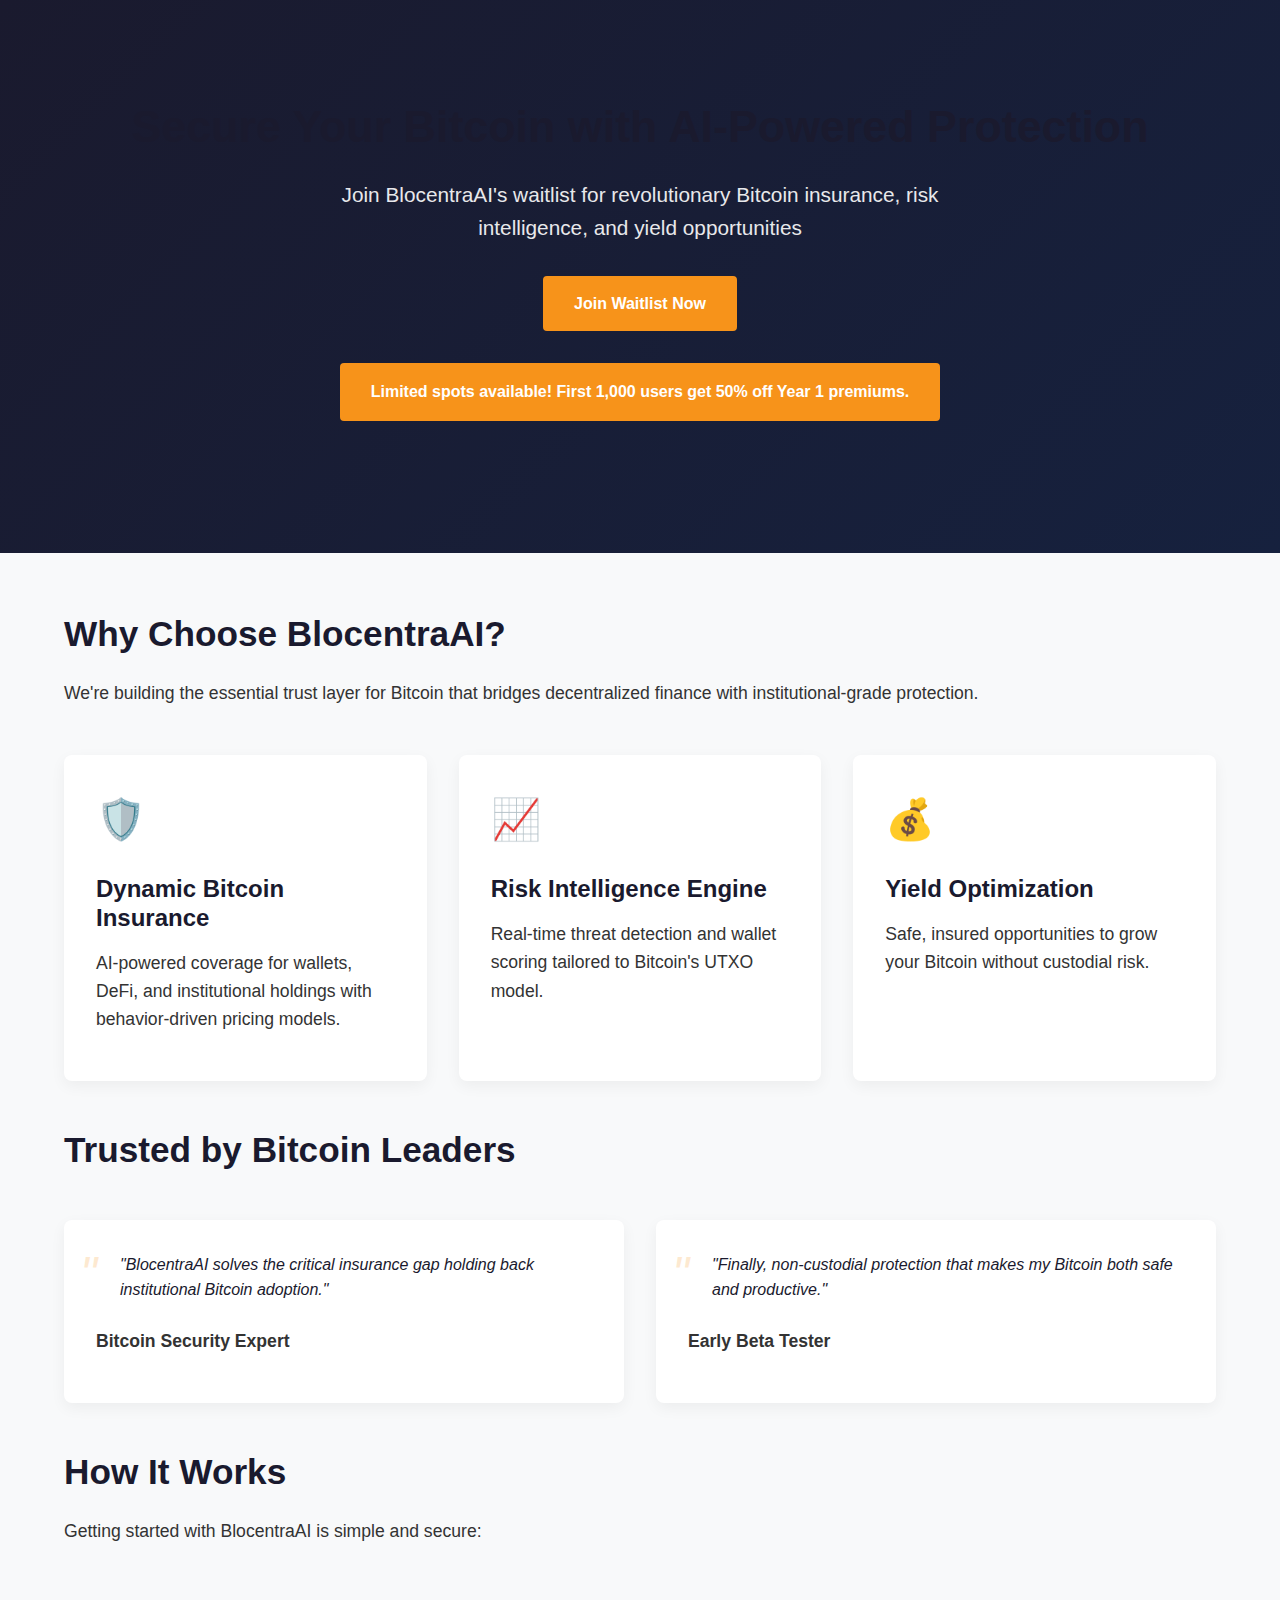
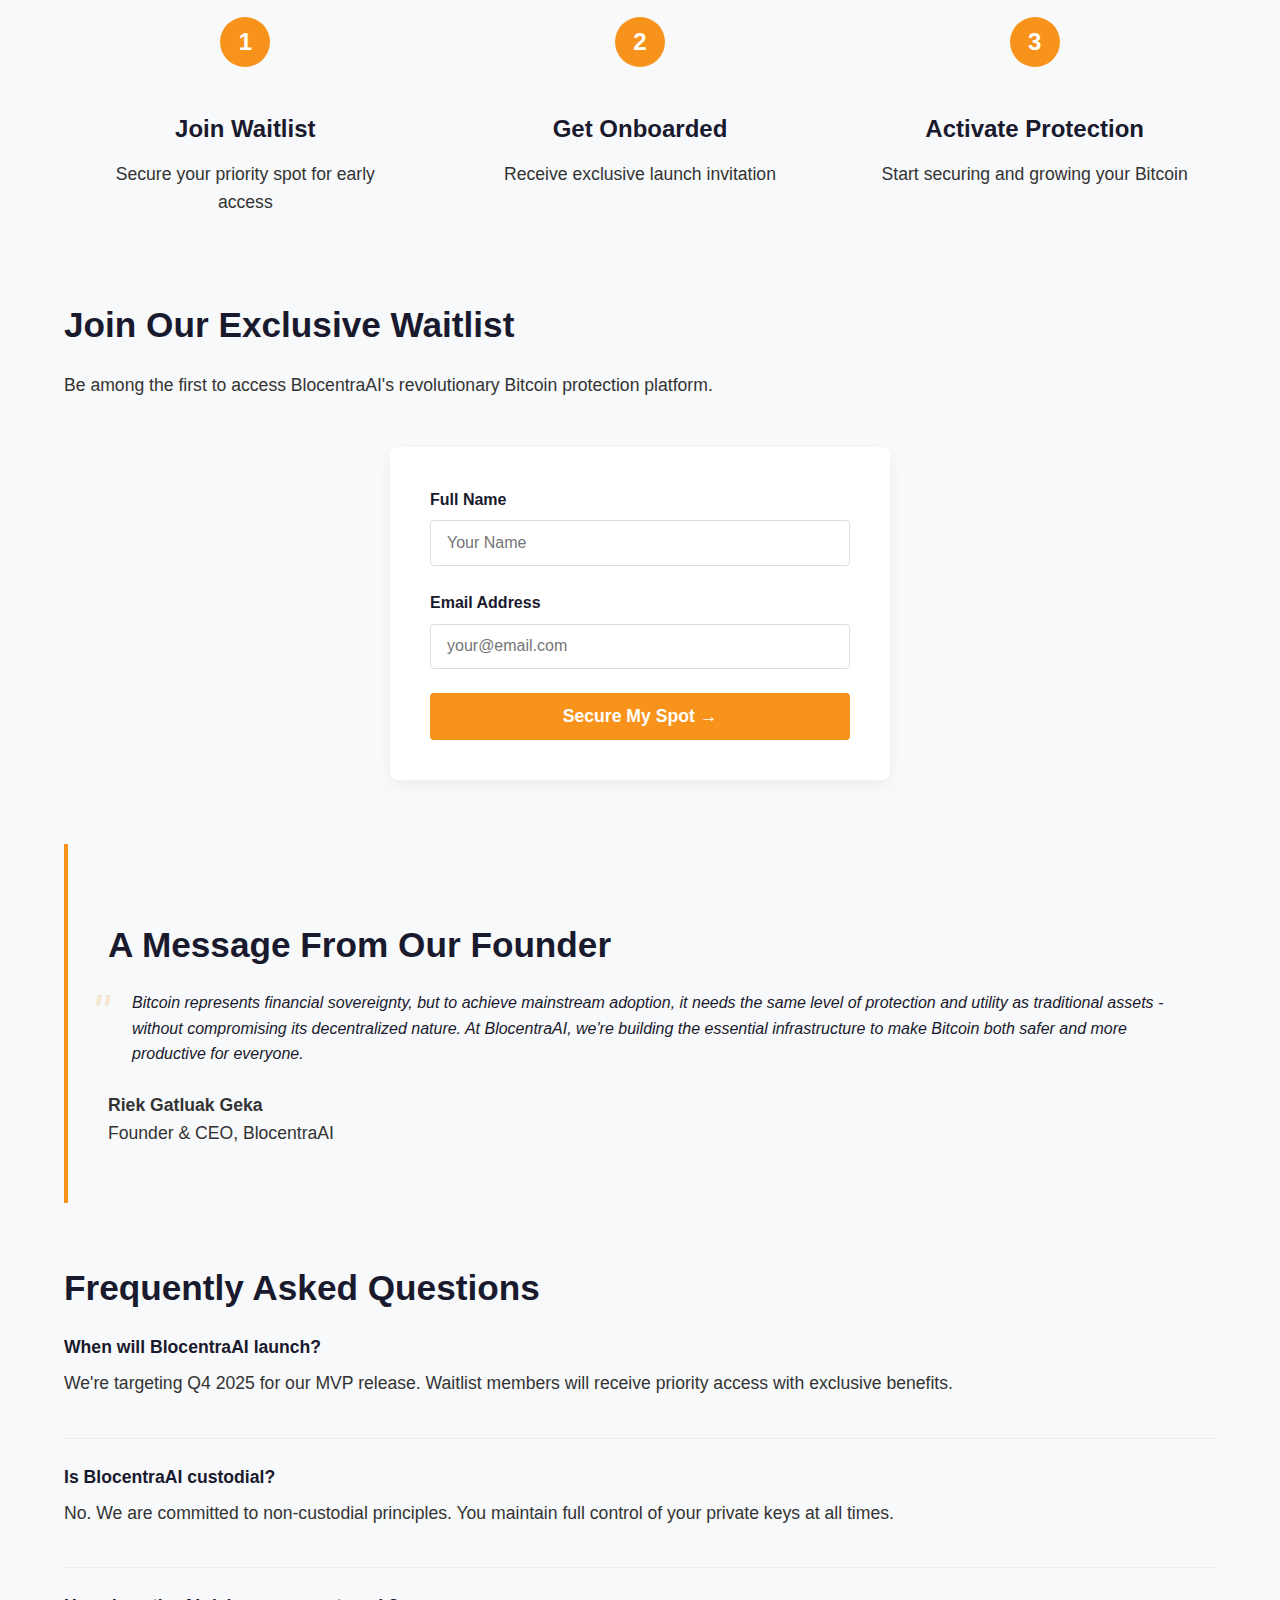
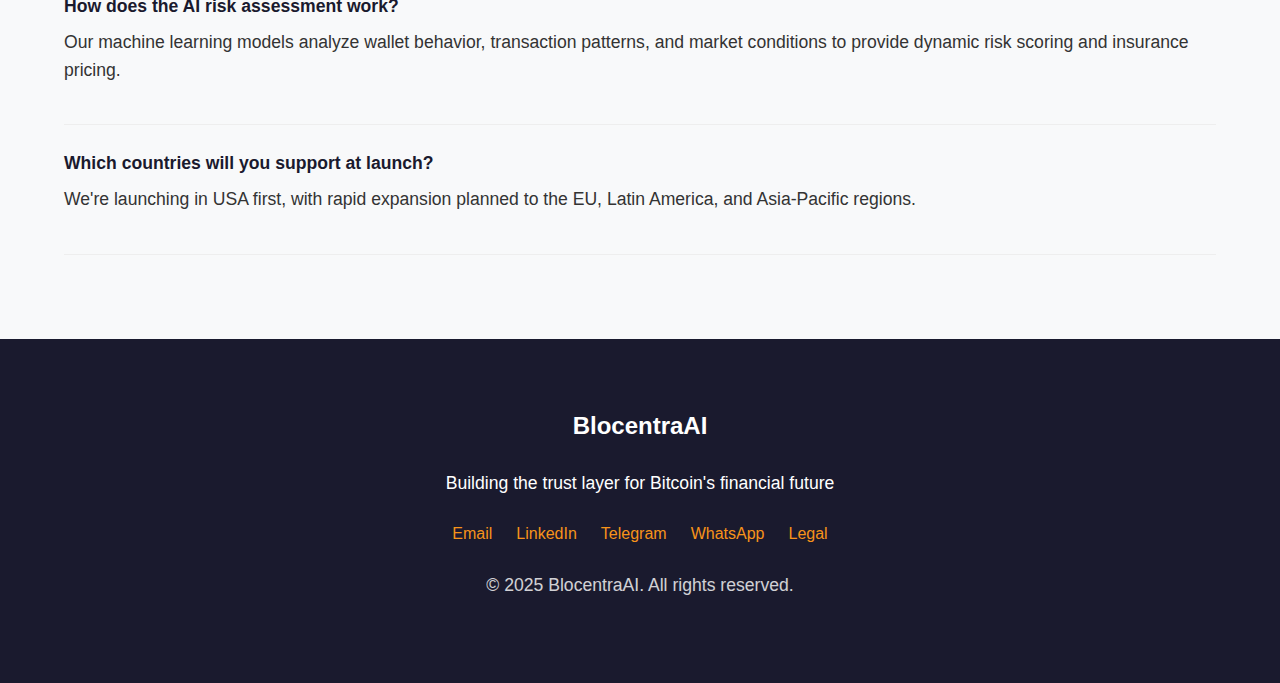
<file: index.html>
<!DOCTYPE html>
<html lang="en">
<head>
    <meta charset="UTF-8">
    <meta name="viewport" content="width=device-width, initial-scale=1.0">
    <title>BlocentraAI | AI-Powered Bitcoin Insurance & Risk Intelligence</title>
    <meta name="description" content="Join BlocentraAI's waitlist for revolutionary Bitcoin protection. AI-powered insurance, risk scoring, and yield opportunities for your BTC.">
    <style>
        /* Global Styles */
        :root {
            --primary: #1a1a2e;
            --secondary: #f7931a;
            --light: #f8f9fa;
            --dark: #16213e;
            --text: #333333;
            --white: #ffffff;
        }
        
        * {
            margin: 0;
            padding: 0;
            box-sizing: border-box;
        }
        
        body {
            font-family: 'Inter', -apple-system, BlinkMacSystemFont, sans-serif;
            line-height: 1.6;
            color: var(--text);
            background-color: var(--light);
        }
        
        .container {
            width: 90%;
            max-width: 1200px;
            margin: 0 auto;
            padding: 20px 0;
        }
        
        /* Typography */
        h1, h2, h3, h4 {
            color: var(--primary);
            font-weight: 700;
            line-height: 1.2;
        }
        
        h1 {
            font-size: 2.8rem;
            margin-bottom: 1.5rem;
        }
        
        h2 {
            font-size: 2.2rem;
            margin: 2.5rem 0 1.5rem;
        }
        
        h3 {
            font-size: 1.5rem;
            margin: 1.5rem 0 1rem;
        }
        
        p {
            margin-bottom: 1rem;
            font-size: 1.1rem;
        }
        
        /* Buttons */
        .btn {
            display: inline-block;
            padding: 0.8rem 1.8rem;
            border-radius: 4px;
            font-weight: 600;
            text-decoration: none;
            transition: all 0.3s ease;
            text-align: center;
        }
        
        .btn-primary {
            background-color: var(--secondary);
            color: var(--white);
            border: 2px solid var(--secondary);
        }
        
        .btn-primary:hover {
            background-color: #e07e0c;
            border-color: #e07e0c;
            transform: translateY(-2px);
            box-shadow: 0 4px 12px rgba(247, 147, 26, 0.2);
        }
        
        /* Header Section */
        header {
            background: linear-gradient(135deg, var(--primary) 0%, var(--dark) 100%);
            color: var(--white);
            padding: 5rem 0;
            text-align: center;
            position: relative;
            overflow: hidden;
        }
        
        .hero-content {
            position: relative;
            z-index: 2;
        }
        
        .hero-subtitle {
            font-size: 1.3rem;
            max-width: 700px;
            margin: 0 auto 2rem;
            opacity: 0.9;
        }
        
        /* Urgency Banner */
        .urgency-banner {
            background-color: var(--secondary);
            color: var(--white);
            padding: 1rem;
            text-align: center;
            margin: 2rem auto;
            border-radius: 4px;
            max-width: 600px;
            font-weight: 600;
        }
        
        /* Benefits Section */
        .benefits-grid {
            display: grid;
            grid-template-columns: repeat(auto-fit, minmax(300px, 1fr));
            gap: 2rem;
            margin: 3rem 0;
        }
        
        .benefit-card {
            background: var(--white);
            padding: 2rem;
            border-radius: 8px;
            box-shadow: 0 5px 15px rgba(0, 0, 0, 0.05);
            transition: transform 0.3s ease, box-shadow 0.3s ease;
        }
        
        .benefit-card:hover {
            transform: translateY(-5px);
            box-shadow: 0 8px 25px rgba(0, 0, 0, 0.1);
        }
        
        .benefit-icon {
            font-size: 2.5rem;
            margin-bottom: 1.5rem;
            color: var(--secondary);
        }
        
        /* How It Works */
        .steps-container {
            display: grid;
            grid-template-columns: repeat(auto-fit, minmax(250px, 1fr));
            gap: 2rem;
            margin: 3rem 0;
        }
        
        .step {
            text-align: center;
            padding: 1.5rem;
        }
        
        .step-number {
            display: inline-flex;
            align-items: center;
            justify-content: center;
            width: 50px;
            height: 50px;
            background-color: var(--secondary);
            color: var(--white);
            border-radius: 50%;
            font-size: 1.5rem;
            font-weight: bold;
            margin-bottom: 1.5rem;
        }
        
        /* Form Styles */
        #waitlist-form {
            max-width: 500px;
            margin: 3rem auto;
            padding: 2.5rem;
            background: var(--white);
            border-radius: 8px;
            box-shadow: 0 5px 15px rgba(0, 0, 0, 0.05);
        }
        
        .form-group {
            margin-bottom: 1.5rem;
        }
        
        label {
            display: block;
            margin-bottom: 0.5rem;
            font-weight: 600;
            color: var(--primary);
        }
        
        input[type="text"],
        input[type="email"] {
            width: 100%;
            padding: 0.8rem 1rem;
            border: 1px solid #ddd;
            border-radius: 4px;
            font-size: 1rem;
            transition: border-color 0.3s ease;
        }
        
        input[type="text"]:focus,
        input[type="email"]:focus {
            outline: none;
            border-color: var(--secondary);
            box-shadow: 0 0 0 3px rgba(247, 147, 26, 0.2);
        }
        
        button[type="submit"] {
            width: 100%;
            padding: 0.8rem;
            background-color: var(--secondary);
            color: var(--white);
            border: none;
            border-radius: 4px;
            font-size: 1.1rem;
            font-weight: 600;
            cursor: pointer;
            transition: background-color 0.3s ease;
        }
        
        button[type="submit"]:hover {
            background-color: #e07e0c;
        }
        
        /* Founder's Note */
        .founder-note {
            background-color: rgba(248, 249, 250, 0.8);
            padding: 2.5rem;
            border-left: 4px solid var(--secondary);
            margin: 4rem 0;
        }
        
        blockquote {
            font-style: italic;
            color: var(--primary);
            margin-bottom: 1.5rem;
            position: relative;
            padding-left: 1.5rem;
        }
        
        blockquote::before {
            content: '"';
            font-size: 3rem;
            color: var(--secondary);
            position: absolute;
            left: -1rem;
            top: -1rem;
            opacity: 0.2;
        }
        
        /* FAQ Section */
        .faq {
            margin: 4rem 0;
        }
        
        .faq-item {
            margin-bottom: 1.5rem;
            padding-bottom: 1.5rem;
            border-bottom: 1px solid #eee;
        }
        
        .faq-question {
            font-weight: 700;
            color: var(--primary);
            font-size: 1.1rem;
            margin-bottom: 0.5rem;
        }
        
        /* Footer */
        footer {
            background-color: var(--primary);
            color: var(--white);
            padding: 3rem 0;
            text-align: center;
        }
        
        .footer-logo {
            font-size: 1.5rem;
            font-weight: 700;
            margin-bottom: 1.5rem;
            color: var(--white);
        }
        
        .footer-links {
            display: flex;
            justify-content: center;
            flex-wrap: wrap;
            gap: 1.5rem;
            margin: 1.5rem 0;
        }
        
        .footer-links a {
            color: var(--secondary);
            text-decoration: none;
            transition: color 0.3s ease;
        }
        
        .footer-links a:hover {
            color: #ffa94d;
            text-decoration: underline;
        }
        
        .copyright {
            margin-top: 1.5rem;
            opacity: 0.8;
        }
        
        /* Thank You Modal */
        .modal {
            display: none;
            position: fixed;
            top: 0;
            left: 0;
            width: 100%;
            height: 100%;
            background-color: rgba(0, 0, 0, 0.8);
            z-index: 1000;
            align-items: center;
            justify-content: center;
        }
        
        .modal-content {
            background-color: var(--white);
            padding: 2.5rem;
            border-radius: 8px;
            max-width: 500px;
            width: 90%;
            text-align: center;
            position: relative;
        }
        
        .close-modal {
            position: absolute;
            top: 1rem;
            right: 1rem;
            font-size: 1.5rem;
            cursor: pointer;
            color: var(--text);
        }
        
        /* Responsive Adjustments */
        @media (max-width: 768px) {
            h1 {
                font-size: 2.2rem;
            }
            
            h2 {
                font-size: 1.8rem;
            }
            
            header {
                padding: 3rem 0;
            }
            
            #waitlist-form {
                padding: 1.5rem;
            }
        }
    </style>
</head>
<body>
    <!-- Hero Section -->
    <header>
        <div class="container">
            <div class="hero-content">
                <h1>Secure Your Bitcoin with AI-Powered Protection</h1>
                <p class="hero-subtitle">Join BlocentraAI's waitlist for revolutionary Bitcoin insurance, risk intelligence, and yield opportunities</p>
                <a href="#waitlist" class="btn btn-primary">Join Waitlist Now</a>
                
                <div class="urgency-banner">
                    Limited spots available! First 1,000 users get 50% off Year 1 premiums.
                </div>
            </div>
        </div>
    </header>

    <main class="container">
        <!-- Value Proposition -->
        <section id="benefits">
            <h2>Why Choose BlocentraAI?</h2>
            <p>We're building the essential trust layer for Bitcoin that bridges decentralized finance with institutional-grade protection.</p>
            
            <div class="benefits-grid">
                <div class="benefit-card">
                    <div class="benefit-icon">🛡️</div>
                    <h3>Dynamic Bitcoin Insurance</h3>
                    <p>AI-powered coverage for wallets, DeFi, and institutional holdings with behavior-driven pricing models.</p>
                </div>
                <div class="benefit-card">
                    <div class="benefit-icon">📈</div>
                    <h3>Risk Intelligence Engine</h3>
                    <p>Real-time threat detection and wallet scoring tailored to Bitcoin's UTXO model.</p>
                </div>
                <div class="benefit-card">
                    <div class="benefit-icon">💰</div>
                    <h3>Yield Optimization</h3>
                    <p>Safe, insured opportunities to grow your Bitcoin without custodial risk.</p>
                </div>
            </div>
        </section>

        <!-- Social Proof -->
        <section id="social-proof">
            <h2>Trusted by Bitcoin Leaders</h2>
            <div class="benefits-grid">
                <div class="benefit-card">
                    <blockquote>"BlocentraAI solves the critical insurance gap holding back institutional Bitcoin adoption."</blockquote>
                    <p><strong>Bitcoin Security Expert</strong></p>
                </div>
                <div class="benefit-card">
                    <blockquote>"Finally, non-custodial protection that makes my Bitcoin both safe and productive."</blockquote>
                    <p><strong>Early Beta Tester</strong></p>
                </div>
            </div>
        </section>

        <!-- How It Works -->
        <section id="how-it-works">
            <h2>How It Works</h2>
            <p>Getting started with BlocentraAI is simple and secure:</p>
            
            <div class="steps-container">
                <div class="step">
                    <div class="step-number">1</div>
                    <h3>Join Waitlist</h3>
                    <p>Secure your priority spot for early access</p>
                </div>
                <div class="step">
                    <div class="step-number">2</div>
                    <h3>Get Onboarded</h3>
                    <p>Receive exclusive launch invitation</p>
                </div>
                <div class="step">
                    <div class="step-number">3</div>
                    <h3>Activate Protection</h3>
                    <p>Start securing and growing your Bitcoin</p>
                </div>
            </div>
        </section>

        <!-- Waitlist Form -->
        <section id="waitlist">
            <h2>Join Our Exclusive Waitlist</h2>
            <p>Be among the first to access BlocentraAI's revolutionary Bitcoin protection platform.</p>
            
            <form id="waitlist-form" action="https://formspree.io/f/xgvybepe" method="POST">
                <div class="form-group">
                    <label for="name">Full Name</label>
                    <input type="text" id="name" name="name" placeholder="Your Name" required>
                </div>
                
                <div class="form-group">
                    <label for="email">Email Address</label>
                    <input type="email" id="email" name="email" placeholder="your@email.com" required>
                </div>
                
                <input type="hidden" name="_subject" value="New BlocentraAI Waitlist Signup">
                
                <button type="submit">Secure My Spot →</button>
            </form>
        </section>

        <!-- Founder's Note -->
        <section class="founder-note">
            <h2>A Message From Our Founder</h2>
            <blockquote>
                Bitcoin represents financial sovereignty, but to achieve mainstream adoption, it needs the same level of protection and utility as traditional assets - without compromising its decentralized nature. At BlocentraAI, we're building the essential infrastructure to make Bitcoin both safer and more productive for everyone.
            </blockquote>
            <p><strong>Riek Gatluak Geka</strong><br>Founder & CEO, BlocentraAI</p>
        </section>

        <!-- FAQ -->
        <section class="faq">
            <h2>Frequently Asked Questions</h2>
            
            <div class="faq-item">
                <p class="faq-question">When will BlocentraAI launch?</p>
                <p>We're targeting Q4 2025 for our MVP release. Waitlist members will receive priority access with exclusive benefits.</p>
            </div>
            
            <div class="faq-item">
                <p class="faq-question">Is BlocentraAI custodial?</p>
                <p>No. We are committed to non-custodial principles. You maintain full control of your private keys at all times.</p>
            </div>
            
            <div class="faq-item">
                <p class="faq-question">How does the AI risk assessment work?</p>
                <p>Our machine learning models analyze wallet behavior, transaction patterns, and market conditions to provide dynamic risk scoring and insurance pricing.</p>
            </div>
            
            <div class="faq-item">
                <p class="faq-question">Which countries will you support at launch?</p>
                <p>We're launching in USA first, with rapid expansion planned to the EU, Latin America, and Asia-Pacific regions.</p>
            </div>
        </section>
    </main>

    <!-- Footer -->
    <footer>
        <div class="container">
            <div class="footer-logo">BlocentraAI</div>
            <p>Building the trust layer for Bitcoin's financial future</p>
            
            <div class="footer-links">
                <a href="mailto:riekgatluak25@gmail.com">Email</a>
                <a href="https://www.linkedin.com/in/riek-gatluak-geka-047b57304" target="_blank" rel="noopener noreferrer">LinkedIn</a>
                <a href="https://t.me/Riekgatluak" target="_blank" rel="noopener noreferrer">Telegram</a>
                <a href="https://wa.me/211981211736" target="_blank" rel="noopener noreferrer">WhatsApp</a>
                <a href="https://riek27.github.io/blocentraai-legal/" target="_blank" rel="noopener noreferrer">Legal</a>
            </div>
            
            <p class="copyright">© 2025 BlocentraAI. All rights reserved.</p>
        </div>
    </footer>

    <!-- Thank You Modal -->
    <div id="thank-you-modal" class="modal">
        <div class="modal-content">
            <span class="close-modal" onclick="closeModal()">&times;</span>
            <h3 style="color: var(--secondary); margin-bottom: 1rem;">Thank You for Joining!</h3>
            <p>You've been added to our exclusive waitlist. We'll contact you soon with early-access details.</p>
            <p style="margin-top: 1rem;"><strong>Want to help spread the word?</strong></p>
            <a href="https://twitter.com/intent/tweet?text=I%20just%20joined%20the%20waitlist%20for%20@BlocentraAI%20-%20the%20AI-powered%20Bitcoin%20insurance%20platform!%20Check%20it%20out%20at%20[YOUR-URL]" class="btn btn-primary" style="margin-top: 1rem;" target="_blank">Share on Twitter</a>
        </div>
    </div>

    <script>
        // Form submission handler
        document.getElementById('waitlist-form').addEventListener('submit', function(e) {
            e.preventDefault();
            const form = e.target;
            const formData = new FormData(form);
            
            fetch(form.action, {
                method: 'POST',
                body: formData,
                headers: {
                    'Accept': 'application/json'
                }
            })
            .then(response => {
                if (response.ok) {
                    // Show thank you modal
                    document.getElementById('thank-you-modal').style.display = 'flex';
                    // Reset form
                    form.reset();
                } else {
                    alert('There was an error submitting your form. Please try again.');
                }
            })
            .catch(error => {
                alert('There was a network error. Please check your connection and try again.');
            });
        });
        
        // Close modal function
        function closeModal() {
            document.getElementById('thank-you-modal').style.display = 'none';
        }
        
        // Close modal when clicking outside
        window.onclick = function(event) {
            const modal = document.getElementById('thank-you-modal');
            if (event.target === modal) {
                closeModal();
            }
        }
    </script>
</body>
</html>
</file>
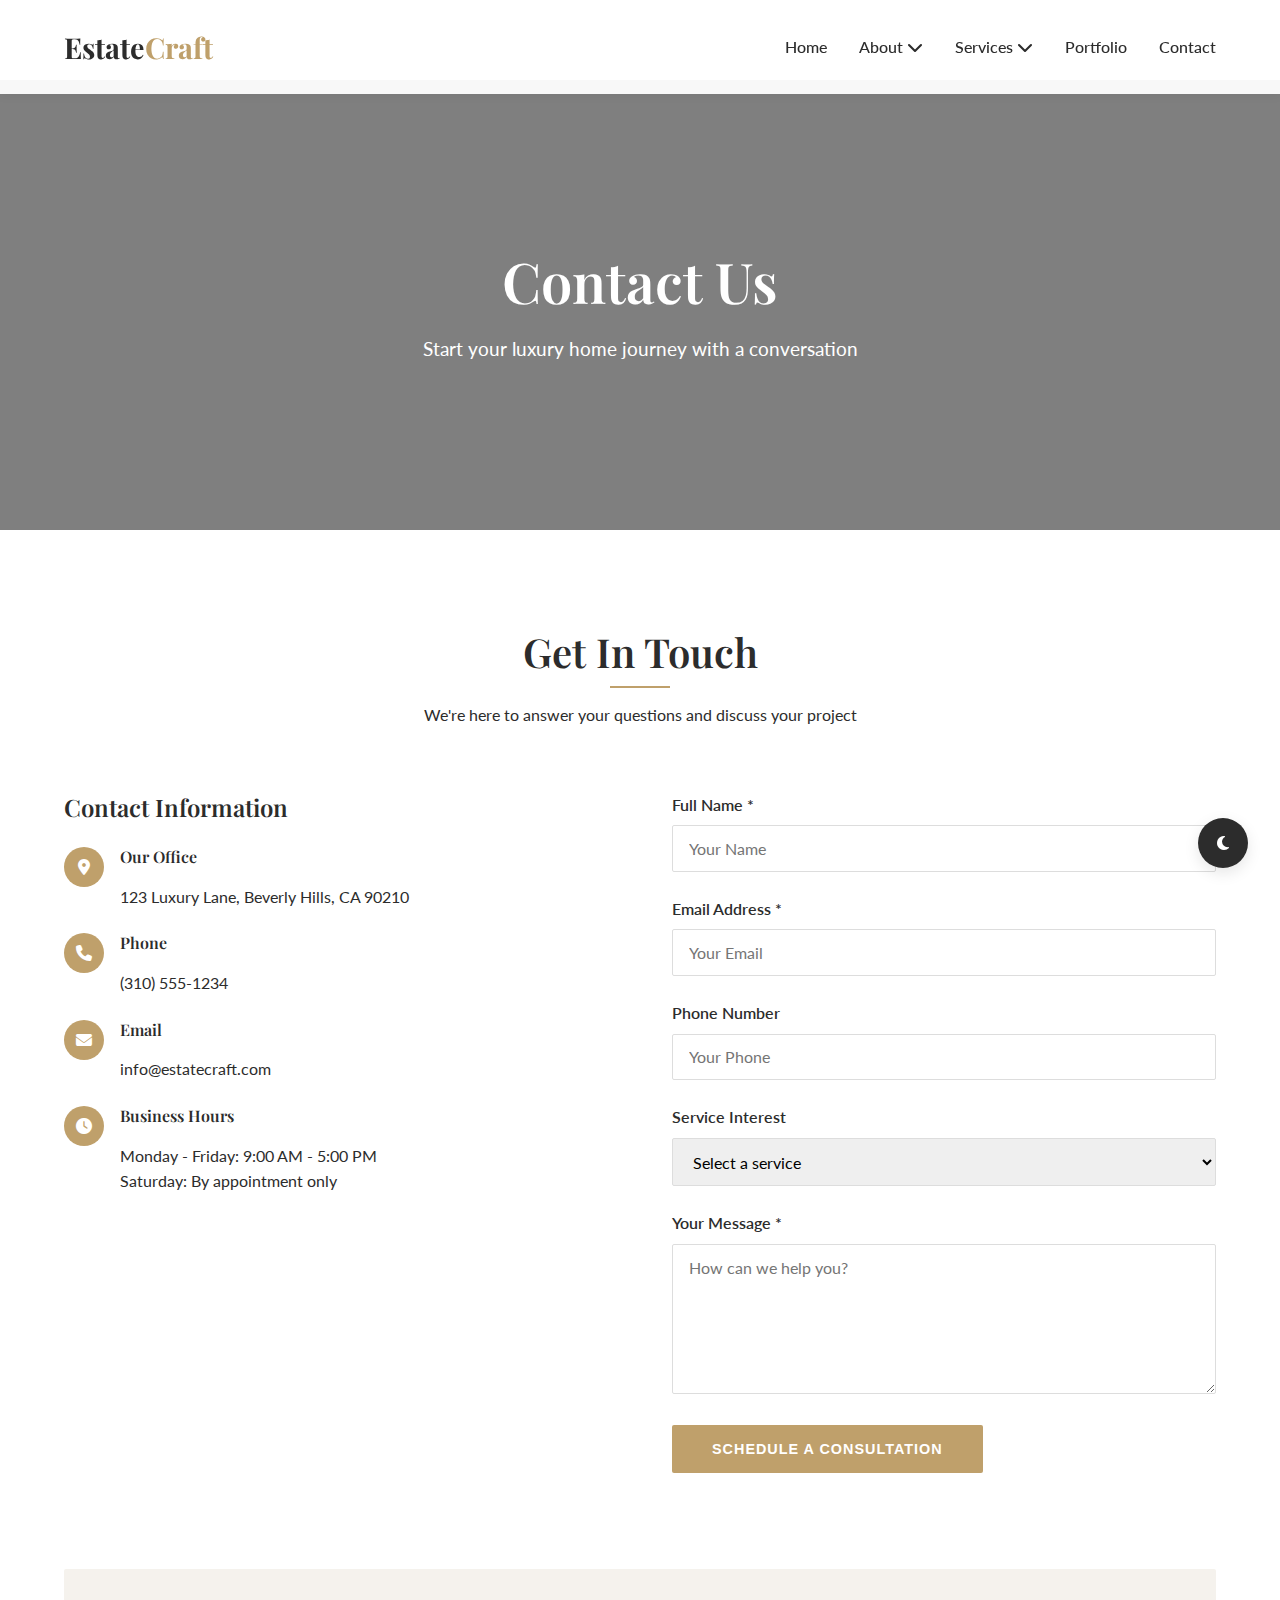
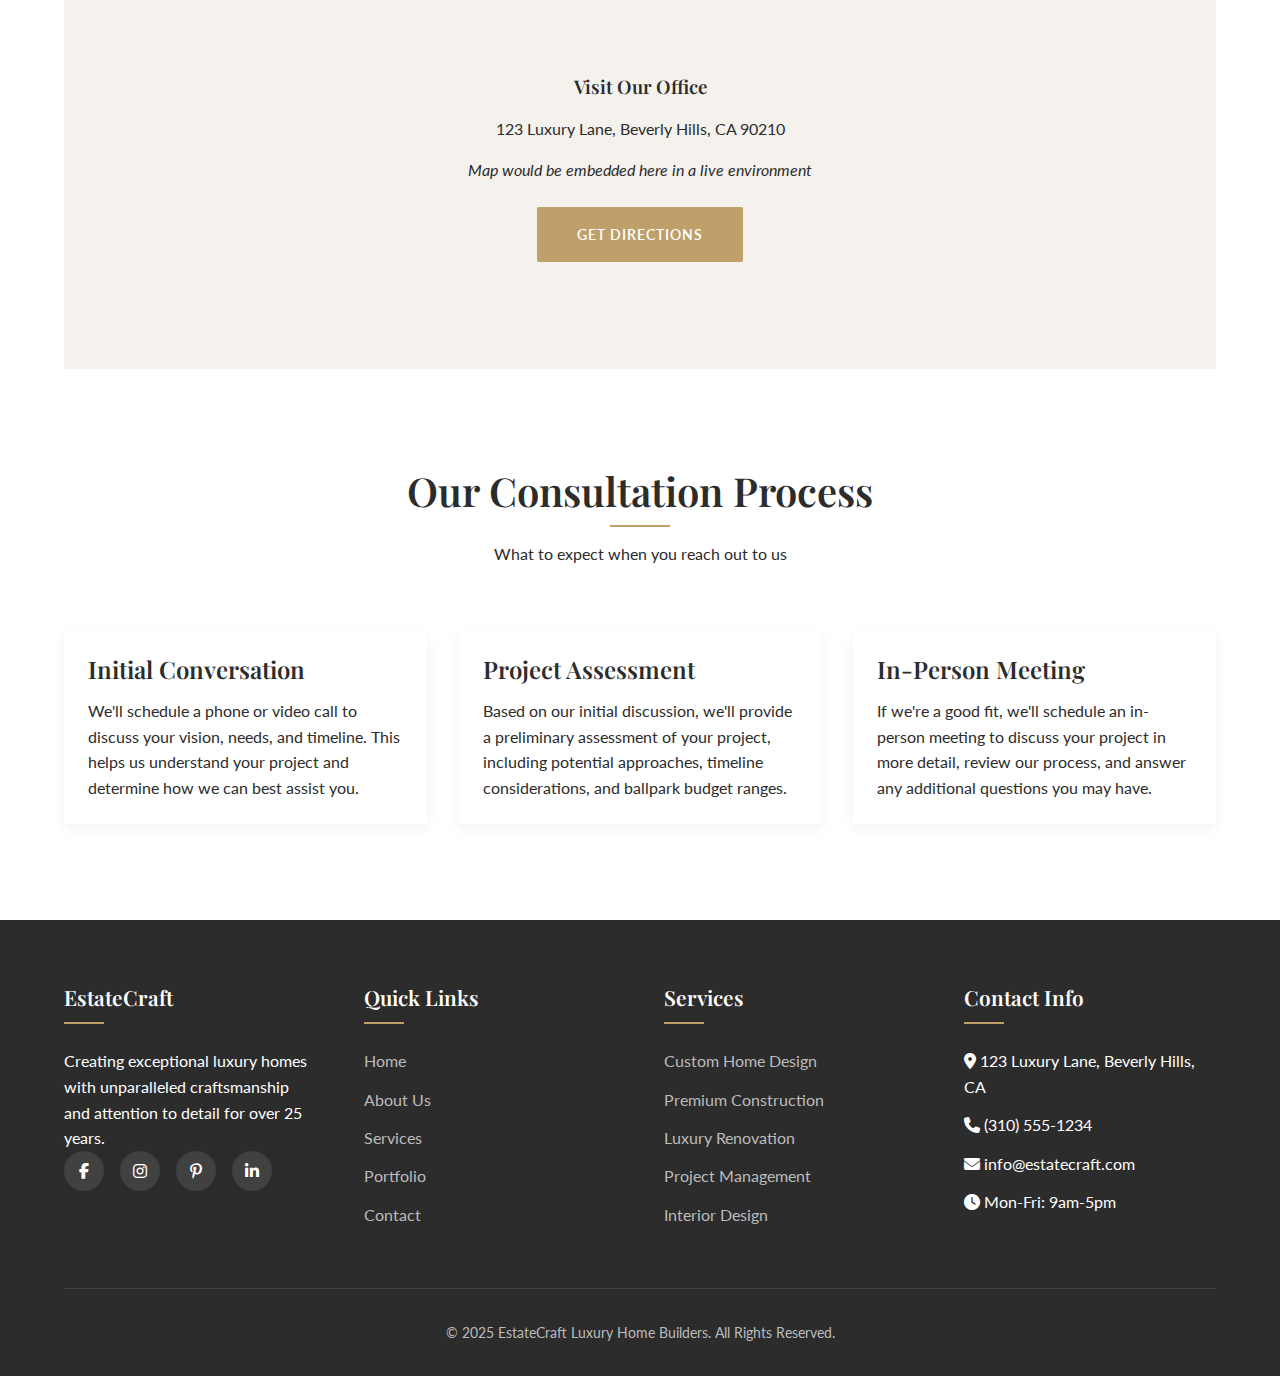
<file: contact.html>
<!DOCTYPE html>
<html lang="en">
<head>
    <meta charset="UTF-8">
    <meta name="viewport" content="width=device-width, initial-scale=1.0">
    <title>Contact Us | EstateCraft Luxury Home Builders</title>
    <link rel="stylesheet" href="https://fonts.googleapis.com/css2?family=Playfair+Display:wght@400;500;600;700&family=Lato:wght@300;400;700&display=swap">
    <link rel="stylesheet" href="https://cdnjs.cloudflare.com/ajax/libs/font-awesome/6.4.0/css/all.min.css">
    <link rel="stylesheet" href="style.css">
</head>
<body>
    <!-- Header & Navigation -->
    <header>
        <div class="container nav-container">
            <a href="index.html" class="logo">Estate<span>Craft</span></a>
            <button class="mobile-menu-btn">
                <i class="fas fa-bars"></i>
            </button>
            <nav>
                <ul>
                    <li><a href="index.html">Home</a></li>
                    <li>
                        <a href="about.html">About <i class="fas fa-chevron-down"></i></a>
                        <ul class="dropdown">
                            <li><a href="testimonial.html">Testimonials</a></li>
                            <li><a href="faq.html">FAQs</a></li>
                        </ul>
                    </li>
                    <li>
                        <a href="services.html">Services <i class="fas fa-chevron-down"></i></a>
                        <ul class="dropdown">
                            <li><a href="services.html#design">Design</a></li>
                            <li><a href="services.html#construction">Construction</a></li>
                            <li><a href="services.html#renovation">Renovation</a></li>
                        </ul>
                    </li>
                    <li><a href="portfolio.html">Portfolio</a></li>
                    <li><a href="contact.html">Contact</a></li>
                </ul>
            </nav>
        </div>
    </header>

    <!-- Page Header -->
    <section class="page-header">
        <div class="page-header-bg" style="background-image: url('https://images.unsplash.com/photo-1600585154340-1d3d9f4e5f5d0?ixlib=rb-4.0.3&ixid=M3wxMjA3fDB8MHxwaG90by1wYWdlfHx8fGVufDB8fHx8fA%3D%3D&auto=format&fit=crop&w=2070&q=80');"></div>
        <div class="page-header-overlay"></div>
        <div class="page-header-content">
            <h1>Contact Us</h1>
            <p>Start your luxury home journey with a conversation</p>
        </div>
    </section>

    <!-- Contact Section -->
    <section class="contact">
        <div class="section-bg" style="background-image: url('https://images.unsplash.com/photo-1600566753190-17f0baa2a6c3?ixlib=rb-4.0.3&ixid=M3wxMjA3fDB8MHxwaG90by1wYWdlfHx8fGVufDB8fHx8fA%3D%3D&auto=format&fit=crop&w=2070&q=80');"></div>
        <div class="container">
            <div class="section-title">
                <h2>Get In Touch</h2>
                <p>We're here to answer your questions and discuss your project</p>
            </div>
            <div class="contact-container">
                <div class="contact-info">
                    <h3>Contact Information</h3>
                    <div class="contact-details">
                        <div class="contact-detail">
                            <div class="contact-icon">
                                <i class="fas fa-map-marker-alt"></i>
                            </div>
                            <div>
                                <h4>Our Office</h4>
                                <p>123 Luxury Lane, Beverly Hills, CA 90210</p>
                            </div>
                        </div>
                        <div class="contact-detail">
                            <div class="contact-icon">
                                <i class="fas fa-phone"></i>
                            </div>
                            <div>
                                <h4>Phone</h4>
                                <p>(310) 555-1234</p>
                            </div>
                        </div>
                        <div class="contact-detail">
                            <div class="contact-icon">
                                <i class="fas fa-envelope"></i>
                            </div>
                            <div>
                                <h4>Email</h4>
                                <p>info@estatecraft.com</p>
                            </div>
                        </div>
                        <div class="contact-detail">
                            <div class="contact-icon">
                                <i class="fas fa-clock"></i>
                            </div>
                            <div>
                                <h4>Business Hours</h4>
                                <p>Monday - Friday: 9:00 AM - 5:00 PM</p>
                                <p>Saturday: By appointment only</p>
                            </div>
                        </div>
                    </div>
                    <div class="social-links">
                        <a href="#" class="social-link"><i class="fab fa-facebook-f"></i></a>
                        <a href="#" class="social-link"><i class="fab fa-instagram"></i></a>
                        <a href="#" class="social-link"><i class="fab fa-pinterest-p"></i></a>
                        <a href="#" class="social-link"><i class="fab fa-linkedin-in"></i></a>
                    </div>
                </div>
                <div class="contact-form">
                    <form id="contactForm">
                        <div class="form-group">
                            <label for="name">Full Name *</label>
                            <input type="text" id="name" class="form-control" placeholder="Your Name" required>
                        </div>
                        <div class="form-group">
                            <label for="email">Email Address *</label>
                            <input type="email" id="email" class="form-control" placeholder="Your Email" required>
                        </div>
                        <div class="form-group">
                            <label for="phone">Phone Number</label>
                            <input type="tel" id="phone" class="form-control" placeholder="Your Phone">
                        </div>
                        <div class="form-group">
                            <label for="service">Service Interest</label>
                            <select id="service" class="form-control">
                                <option value="">Select a service</option>
                                <option value="design">Custom Home Design</option>
                                <option value="construction">Premium Construction</option>
                                <option value="renovation">Luxury Renovation</option>
                                <option value="other">Other</option>
                            </select>
                        </div>
                        <div class="form-group">
                            <label for="message">Your Message *</label>
                            <textarea id="message" class="form-control" placeholder="How can we help you?" rows="5" required></textarea>
                        </div>
                        <button type="submit" class="btn">Schedule a Consultation</button>
                    </form>
                </div>
            </div>
        </div>
    </section>

    <!-- Map Section -->
    <section class="about" style="padding: 0;">
        <div class="container">
            <div style="height: 400px; width: 100%; background-color: #f5f2ed; display: flex; align-items: center; justify-content: center; border-radius: 2px;">
                <div style="text-align: center; padding: 2rem;">
                    <h3>Visit Our Office</h3>
                    <p>123 Luxury Lane, Beverly Hills, CA 90210</p>
                    <p style="margin-top: 1rem;"><em>Map would be embedded here in a live environment</em></p>
                    <a href="https://maps.google.com" class="btn" style="margin-top: 1.5rem;">Get Directions</a>
                </div>
            </div>
        </div>
    </section>

    <!-- Consultation Process -->
    <section class="services">
        <div class="section-bg" style="background-image: url('https://images.unsplash.com/photo-1600585154340-1d3d9f4e5f5d0?ixlib=rb-4.0.3&ixid=M3wxMjA3fDB8MHxwaG90by1wYWdlfHx8fGVufDB8fHx8fA%3D%3D&auto=format&fit=crop&w=2070&q=80');"></div>
        <div class="container">
            <div class="section-title">
                <h2>Our Consultation Process</h2>
                <p>What to expect when you reach out to us</p>
            </div>
            <div class="services-grid">
                <div class="service-card">
                    <div class="service-content">
                        <h3>Initial Conversation</h3>
                        <p>We'll schedule a phone or video call to discuss your vision, needs, and timeline. This helps us understand your project and determine how we can best assist you.</p>
                    </div>
                </div>
                <div class="service-card">
                    <div class="service-content">
                        <h3>Project Assessment</h3>
                        <p>Based on our initial discussion, we'll provide a preliminary assessment of your project, including potential approaches, timeline considerations, and ballpark budget ranges.</p>
                    </div>
                </div>
                <div class="service-card">
                    <div class="service-content">
                        <h3>In-Person Meeting</h3>
                        <p>If we're a good fit, we'll schedule an in-person meeting to discuss your project in more detail, review our process, and answer any additional questions you may have.</p>
                    </div>
                </div>
            </div>
        </div>
    </section>

    <!-- Footer -->
    <footer>
        <div class="container">
            <div class="footer-content">
                <div class="footer-column">
                    <h3>EstateCraft</h3>
                    <p>Creating exceptional luxury homes with unparalleled craftsmanship and attention to detail for over 25 years.</p>
                    <div class="social-links">
                        <a href="#" class="social-link"><i class="fab fa-facebook-f"></i></a>
                        <a href="#" class="social-link"><i class="fab fa-instagram"></i></a>
                        <a href="#" class="social-link"><i class="fab fa-pinterest-p"></i></a>
                        <a href="#" class="social-link"><i class="fab fa-linkedin-in"></i></a>
                    </div>
                </div>
                <div class="footer-column">
                    <h3>Quick Links</h3>
                    <ul class="footer-links">
                        <li><a href="index.html">Home</a></li>
                        <li><a href="about.html">About Us</a></li>
                        <li><a href="services.html">Services</a></li>
                        <li><a href="portfolio.html">Portfolio</a></li>
                        <li><a href="contact.html">Contact</a></li>
                    </ul>
                </div>
                <div class="footer-column">
                    <h3>Services</h3>
                    <ul class="footer-links">
                        <li><a href="services.html#design">Custom Home Design</a></li>
                        <li><a href="services.html#construction">Premium Construction</a></li>
                        <li><a href="services.html#renovation">Luxury Renovation</a></li>
                        <li><a href="services.html">Project Management</a></li>
                        <li><a href="services.html">Interior Design</a></li>
                    </ul>
                </div>
                <div class="footer-column">
                    <h3>Contact Info</h3>
                    <ul class="footer-links">
                        <li><i class="fas fa-map-marker-alt"></i> 123 Luxury Lane, Beverly Hills, CA</li>
                        <li><i class="fas fa-phone"></i> (310) 555-1234</li>
                        <li><i class="fas fa-envelope"></i> info@estatecraft.com</li>
                        <li><i class="fas fa-clock"></i> Mon-Fri: 9am-5pm</li>
                    </ul>
                </div>
            </div>
            <div class="footer-bottom">
                <p>&copy; 2025 EstateCraft Luxury Home Builders. All Rights Reserved.</p>
            </div>
        </div>
    </footer>

    <!-- Dark Mode Toggle -->
    <div class="dark-mode-toggle">
        <i class="fas fa-moon"></i>
    </div>

    <script src="script.js"></script>
    <script>
        // Contact form handling
        document.getElementById('contactForm').addEventListener('submit', function(e) {
            e.preventDefault();
            
            // In a real implementation, this would send the form data to a server
            // For this demo, we'll just show an alert
            alert('Thank you for your message! We will contact you shortly to schedule your consultation.');
            
            // Reset the form
            this.reset();
        });
    </script>
</body>
</html>
</file>
<file: style.css>
:root {
    --charcoal: #2c2c2c;
    --gold: #bfa06b;
    --white: #ffffff;
    --beige: #f5f2ed;
    --light-gray: #f8f8f8;
    --transition: all 0.3s ease;
}

* {
    margin: 0;
    padding: 0;
    box-sizing: border-box;
}

body {
    font-family: 'Lato', sans-serif;
    color: var(--charcoal);
    background-color: var(--white);
    overflow-x: hidden;
    line-height: 1.6;
}

h1, h2, h3, h4, h5, h6 {
    font-family: 'Playfair Display', serif;
    font-weight: 600;
    line-height: 1.3;
    margin-bottom: 1rem;
}

.container {
    width: 90%;
    max-width: 1200px;
    margin: 0 auto;
}

/* Header & Navigation */
header {
    position: fixed;
    top: 0;
    left: 0;
    width: 100%;
    background-color: rgba(255, 255, 255, 0.95);
    box-shadow: 0 2px 10px rgba(0, 0, 0, 0.05);
    z-index: 1000;
    transition: var(--transition);
}

.nav-container {
    display: flex;
    justify-content: space-between;
    align-items: center;
    padding: 1.5rem 0;
}

.logo {
    font-family: 'Playfair Display', serif;
    font-size: 1.8rem;
    font-weight: 700;
    color: var(--charcoal);
    text-decoration: none;
}

.logo span {
    color: var(--gold);
}

nav ul {
    display: flex;
    list-style: none;
}

nav ul li {
    position: relative;
    margin-left: 2rem;
}

nav ul li a {
    text-decoration: none;
    color: var(--charcoal);
    font-weight: 500;
    transition: var(--transition);
    position: relative;
}

nav ul li a:hover {
    color: var(--gold);
}

nav ul li a::after {
    content: '';
    position: absolute;
    bottom: -5px;
    left: 0;
    width: 0;
    height: 2px;
    background-color: var(--gold);
    transition: var(--transition);
}

nav ul li a:hover::after {
    width: 100%;
}

.dropdown {
    position: absolute;
    top: 100%;
    left: 0;
    background-color: var(--white);
    box-shadow: 0 5px 15px rgba(0, 0, 0, 0.1);
    min-width: 200px;
    opacity: 0;
    visibility: hidden;
    transform: translateY(10px);
    transition: var(--transition);
}

nav ul li:hover .dropdown {
    opacity: 1;
    visibility: visible;
    transform: translateY(0);
}

.dropdown li {
    margin: 0;
    width: 100%;
}

.dropdown li a {
    display: block;
    padding: 0.8rem 1.5rem;
    border-bottom: 1px solid rgba(0, 0, 0, 0.05);
}

.mobile-menu-btn {
    display: none;
    background: none;
    border: none;
    font-size: 1.5rem;
    cursor: pointer;
    color: var(--charcoal);
}

/* Hero Section */
.hero {
    height: 100vh;
    position: relative;
    overflow: hidden;
    display: flex;
    align-items: center;
    justify-content: center;
    text-align: center;
    color: var(--white);
}

.hero-bg {
    position: absolute;
    top: 0;
    left: 0;
    width: 100%;
    height: 100%;
    z-index: -2;
}

.hero-bg-image {
    position: absolute;
    top: 0;
    left: 0;
    width: 100%;
    height: 100%;
    background-size: cover;
    background-position: center;
    opacity: 0;
    transition: opacity 1.5s ease, transform 7s ease;
    transform: scale(1.1);
}

.hero-bg-image.active {
    opacity: 1;
    transform: scale(1);
}

.hero-overlay {
    position: absolute;
    top: 0;
    left: 0;
    width: 100%;
    height: 100%;
    background-color: rgba(0, 0, 0, 0.4);
    z-index: -1;
}

.hero-content {
    max-width: 800px;
    padding: 0 2rem;
    transform: translateY(20px);
    opacity: 0;
    animation: fadeUp 1s ease 0.5s forwards;
}

@keyframes fadeUp {
    to {
        transform: translateY(0);
        opacity: 1;
    }
}

.hero h1 {
    font-size: 4rem;
    margin-bottom: 1.5rem;
    letter-spacing: 1px;
}

.hero p {
    font-size: 1.2rem;
    margin-bottom: 2.5rem;
    max-width: 600px;
    margin-left: auto;
    margin-right: auto;
}

.btn {
    display: inline-block;
    padding: 1rem 2.5rem;
    background-color: var(--gold);
    color: var(--white);
    text-decoration: none;
    font-weight: 600;
    border: none;
    border-radius: 2px;
    transition: var(--transition);
    cursor: pointer;
    letter-spacing: 1px;
    text-transform: uppercase;
    font-size: 0.9rem;
}

.btn:hover {
    background-color: #a88a5a;
    transform: translateY(-3px);
    box-shadow: 0 5px 15px rgba(0, 0, 0, 0.1);
}

/* Section Styling */
section {
    padding: 6rem 0;
    position: relative;
}

.section-bg {
    position: absolute;
    top: 0;
    left: 0;
    width: 100%;
    height: 100%;
    background-size: cover;
    background-position: center;
    opacity: 0.1;
    z-index: -1;
}

.section-title {
    text-align: center;
    margin-bottom: 4rem;
}

.section-title h2 {
    font-size: 2.5rem;
    position: relative;
    display: inline-block;
    margin-bottom: 1.5rem;
}

.section-title h2::after {
    content: '';
    position: absolute;
    bottom: -10px;
    left: 50%;
    transform: translateX(-50%);
    width: 60px;
    height: 2px;
    background-color: var(--gold);
}

/* About Section */
.about-content {
    display: grid;
    grid-template-columns: 1fr 1fr;
    gap: 4rem;
    align-items: center;
}

.about-text p {
    margin-bottom: 1.5rem;
}

.about-image {
    position: relative;
    overflow: hidden;
    border-radius: 2px;
    box-shadow: 0 10px 30px rgba(0, 0, 0, 0.1);
}

.about-image img {
    width: 100%;
    height: auto;
    transition: var(--transition);
}

.about-image:hover img {
    transform: scale(1.05);
}

/* Services Section */
.services-grid {
    display: grid;
    grid-template-columns: repeat(auto-fit, minmax(300px, 1fr));
    gap: 2rem;
}

.service-card {
    background-color: var(--white);
    border-radius: 2px;
    overflow: hidden;
    box-shadow: 0 5px 15px rgba(0, 0, 0, 0.05);
    transition: var(--transition);
}

.service-card:hover {
    transform: translateY(-10px);
    box-shadow: 0 15px 30px rgba(0, 0, 0, 0.1);
}

.service-image {
    height: 220px;
    overflow: hidden;
}

.service-image img {
    width: 100%;
    height: 100%;
    object-fit: cover;
    transition: var(--transition);
}

.service-card:hover .service-image img {
    transform: scale(1.1);
}

.service-content {
    padding: 1.5rem;
}

.service-content h3 {
    font-size: 1.5rem;
    margin-bottom: 0.8rem;
}

/* Portfolio Section */
.portfolio-filters {
    display: flex;
    justify-content: center;
    margin-bottom: 3rem;
    flex-wrap: wrap;
}

.filter-btn {
    background: none;
    border: none;
    padding: 0.5rem 1.5rem;
    margin: 0 0.5rem 1rem;
    font-family: 'Lato', sans-serif;
    font-size: 1rem;
    color: var(--charcoal);
    cursor: pointer;
    transition: var(--transition);
    border-bottom: 2px solid transparent;
}

.filter-btn.active, .filter-btn:hover {
    color: var(--gold);
    border-bottom: 2px solid var(--gold);
}

.portfolio-grid {
    display: grid;
    grid-template-columns: repeat(auto-fill, minmax(300px, 1fr));
    gap: 1.5rem;
}

.portfolio-item {
    position: relative;
    overflow: hidden;
    border-radius: 2px;
    box-shadow: 0 5px 15px rgba(0, 0, 0, 0.05);
    aspect-ratio: 4/3;
}

.portfolio-item img {
    width: 100%;
    height: 100%;
    object-fit: cover;
    transition: var(--transition);
}

.portfolio-overlay {
    position: absolute;
    top: 0;
    left: 0;
    width: 100%;
    height: 100%;
    background: linear-gradient(to bottom, transparent, rgba(0, 0, 0, 0.7));
    display: flex;
    flex-direction: column;
    justify-content: flex-end;
    padding: 1.5rem;
    color: var(--white);
    opacity: 0;
    transition: var(--transition);
}

.portfolio-item:hover .portfolio-overlay {
    opacity: 1;
}

.portfolio-item:hover img {
    transform: scale(1.05);
}

.portfolio-overlay h3 {
    font-size: 1.3rem;
    margin-bottom: 0.5rem;
    transform: translateY(20px);
    transition: var(--transition);
    transition-delay: 0.1s;
}

.portfolio-overlay p {
    transform: translateY(20px);
    transition: var(--transition);
    transition-delay: 0.2s;
}

.portfolio-item:hover .portfolio-overlay h3,
.portfolio-item:hover .portfolio-overlay p {
    transform: translateY(0);
}

/* Testimonials Section */
.testimonials-slider {
    max-width: 800px;
    margin: 0 auto;
    position: relative;
    overflow: hidden;
}

.testimonial-slide {
    display: none;
    text-align: center;
    padding: 0 2rem;
}

.testimonial-slide.active {
    display: block;
    animation: fadeIn 1s ease;
}

@keyframes fadeIn {
    from { opacity: 0; }
    to { opacity: 1; }
}

.testimonial-content {
    background-color: var(--white);
    padding: 3rem;
    border-radius: 2px;
    box-shadow: 0 10px 30px rgba(0, 0, 0, 0.05);
    margin-bottom: 2rem;
    position: relative;
}

.testimonial-content::before {
    content: '"';
    position: absolute;
    top: 10px;
    left: 20px;
    font-size: 5rem;
    color: var(--gold);
    font-family: 'Playfair Display', serif;
    line-height: 1;
}

.testimonial-text {
    font-size: 1.1rem;
    font-style: italic;
    margin-bottom: 1.5rem;
}

.testimonial-author {
    display: flex;
    align-items: center;
    justify-content: center;
}

.author-image {
    width: 60px;
    height: 60px;
    border-radius: 50%;
    overflow: hidden;
    margin-right: 1rem;
}

.author-image img {
    width: 100%;
    height: 100%;
    object-fit: cover;
}

.author-info h4 {
    margin-bottom: 0.3rem;
    font-size: 1.1rem;
}

.author-info p {
    color: #777;
    font-size: 0.9rem;
}

.testimonial-nav {
    display: flex;
    justify-content: center;
    margin-top: 2rem;
}

.testimonial-dot {
    width: 12px;
    height: 12px;
    border-radius: 50%;
    background-color: #ddd;
    margin: 0 5px;
    cursor: pointer;
    transition: var(--transition);
}

.testimonial-dot.active {
    background-color: var(--gold);
}

/* FAQ Section */
.faq-container {
    max-width: 800px;
    margin: 0 auto;
}

.faq-item {
    margin-bottom: 1.5rem;
    border-radius: 2px;
    overflow: hidden;
    box-shadow: 0 3px 10px rgba(0, 0, 0, 0.05);
}

.faq-question {
    background-color: var(--white);
    padding: 1.5rem;
    cursor: pointer;
    display: flex;
    justify-content: space-between;
    align-items: center;
    transition: var(--transition);
}

.faq-question:hover {
    background-color: var(--light-gray);
}

.faq-question h3 {
    margin-bottom: 0;
    font-size: 1.2rem;
}

.faq-icon {
    color: var(--gold);
    font-size: 1.2rem;
    transition: var(--transition);
}

.faq-answer {
    background-color: var(--light-gray);
    padding: 0 1.5rem;
    max-height: 0;
    overflow: hidden;
    transition: max-height 0.3s ease, padding 0.3s ease;
}

.faq-item.active .faq-answer {
    max-height: 500px;
    padding: 1.5rem;
}

.faq-item.active .faq-icon {
    transform: rotate(45deg);
}

/* Contact Section */
.contact-container {
    display: grid;
    grid-template-columns: 1fr 1fr;
    gap: 4rem;
}

.contact-info h3 {
    font-size: 1.5rem;
    margin-bottom: 1.5rem;
}

.contact-details {
    margin-bottom: 2rem;
}

.contact-detail {
    display: flex;
    align-items: flex-start;
    margin-bottom: 1.5rem;
}

.contact-icon {
    width: 40px;
    height: 40px;
    background-color: var(--gold);
    color: var(--white);
    border-radius: 50%;
    display: flex;
    align-items: center;
    justify-content: center;
    margin-right: 1rem;
    flex-shrink: 0;
}

.contact-form .form-group {
    margin-bottom: 1.5rem;
}

.form-group label {
    display: block;
    margin-bottom: 0.5rem;
    font-weight: 600;
}

.form-control {
    width: 100%;
    padding: 0.8rem 1rem;
    border: 1px solid #ddd;
    border-radius: 2px;
    font-family: 'Lato', sans-serif;
    font-size: 1rem;
    transition: var(--transition);
}

.form-control:focus {
    outline: none;
    border-color: var(--gold);
    box-shadow: 0 0 0 2px rgba(191, 160, 107, 0.2);
}

textarea.form-control {
    min-height: 150px;
    resize: vertical;
}

/* Footer */
footer {
    background-color: var(--charcoal);
    color: var(--white);
    padding: 4rem 0 2rem;
}

.footer-content {
    display: grid;
    grid-template-columns: repeat(auto-fit, minmax(250px, 1fr));
    gap: 3rem;
    margin-bottom: 3rem;
}

.footer-column h3 {
    font-size: 1.3rem;
    margin-bottom: 1.5rem;
    position: relative;
    padding-bottom: 0.8rem;
}

.footer-column h3::after {
    content: '';
    position: absolute;
    bottom: 0;
    left: 0;
    width: 40px;
    height: 2px;
    background-color: var(--gold);
}

.footer-links {
    list-style: none;
}

.footer-links li {
    margin-bottom: 0.8rem;
}

.footer-links a {
    color: #bbb;
    text-decoration: none;
    transition: var(--transition);
}

.footer-links a:hover {
    color: var(--gold);
    padding-left: 5px;
}

.social-links {
    display: flex;
    gap: 1rem;
}

.social-link {
    width: 40px;
    height: 40px;
    background-color: rgba(255, 255, 255, 0.1);
    border-radius: 50%;
    display: flex;
    align-items: center;
    justify-content: center;
    color: var(--white);
    text-decoration: none;
    transition: var(--transition);
}

.social-link:hover {
    background-color: var(--gold);
    transform: translateY(-3px);
}

.footer-bottom {
    text-align: center;
    padding-top: 2rem;
    border-top: 1px solid rgba(255, 255, 255, 0.1);
    color: #bbb;
    font-size: 0.9rem;
}

/* Page Header */
.page-header {
    height: 50vh;
    position: relative;
    display: flex;
    align-items: center;
    justify-content: center;
    text-align: center;
    color: var(--white);
    margin-top: 80px;
}

.page-header-bg {
    position: absolute;
    top: 0;
    left: 0;
    width: 100%;
    height: 100%;
    background-size: cover;
    background-position: center;
    z-index: -2;
}

.page-header-overlay {
    position: absolute;
    top: 0;
    left: 0;
    width: 100%;
    height: 100%;
    background-color: rgba(0, 0, 0, 0.5);
    z-index: -1;
}

.page-header-content h1 {
    font-size: 3.5rem;
    margin-bottom: 1rem;
}

.page-header-content p {
    font-size: 1.2rem;
    max-width: 600px;
    margin: 0 auto;
}

/* Dark Mode Toggle */
.dark-mode-toggle {
    position: fixed;
    bottom: 2rem;
    right: 2rem;
    width: 50px;
    height: 50px;
    background-color: var(--charcoal);
    color: var(--white);
    border-radius: 50%;
    display: flex;
    align-items: center;
    justify-content: center;
    cursor: pointer;
    box-shadow: 0 5px 15px rgba(0, 0, 0, 0.1);
    z-index: 100;
    transition: var(--transition);
}

.dark-mode-toggle:hover {
    background-color: var(--gold);
    transform: scale(1.1);
}

/* Dark Mode */
body.dark-mode {
    background-color: #1a1a1a;
    color: #e0e0e0;
}

body.dark-mode header {
    background-color: rgba(26, 26, 26, 0.95);
}

body.dark-mode .logo {
    color: #e0e0e0;
}

body.dark-mode nav ul li a {
    color: #e0e0e0;
}

body.dark-mode .service-card,
body.dark-mode .testimonial-content,
body.dark-mode .faq-question,
body.dark-mode .form-control {
    background-color: #2a2a2a;
    color: #e0e0e0;
}

body.dark-mode .form-control {
    border-color: #444;
}

body.dark-mode .section-bg {
    opacity: 0.05;
}

/* Responsive Styles */
@media (max-width: 992px) {
    .about-content,
    .contact-container {
        grid-template-columns: 1fr;
    }

    .about-image {
        order: -1;
    }

    .hero h1 {
        font-size: 3rem;
    }
    
    .page-header-content h1 {
        font-size: 2.5rem;
    }
}

@media (max-width: 768px) {
    .mobile-menu-btn {
        display: block;
    }

    nav ul {
        position: fixed;
        top: 80px;
        left: 0;
        width: 100%;
        background-color: var(--white);
        flex-direction: column;
        align-items: center;
        padding: 2rem 0;
        box-shadow: 0 5px 15px rgba(0, 0, 0, 0.1);
        transform: translateY(-100%);
        opacity: 0;
        visibility: hidden;
        transition: var(--transition);
    }

    body.dark-mode nav ul {
        background-color: #2a2a2a;
    }

    nav ul.active {
        transform: translateY(0);
        opacity: 1;
        visibility: visible;
    }

    nav ul li {
        margin: 0.5rem 0;
    }

    .dropdown {
        position: static;
        opacity: 1;
        visibility: visible;
        transform: none;
        box-shadow: none;
        background-color: transparent;
        display: none;
    }

    nav ul li:hover .dropdown {
        display: block;
    }

    .hero h1 {
        font-size: 2.5rem;
    }

    .hero p {
        font-size: 1rem;
    }

    section {
        padding: 4rem 0;
    }
    
    .page-header {
        height: 40vh;
        margin-top: 70px;
    }
    
    .page-header-content h1 {
        font-size: 2rem;
    }
}

@media (max-width: 576px) {
    .hero h1 {
        font-size: 2rem;
    }

    .section-title h2 {
        font-size: 2rem;
    }

    .portfolio-grid {
        grid-template-columns: 1fr;
    }
    
    .page-header-content h1 {
        font-size: 1.8rem;
    }
    
    .page-header-content p {
        font-size: 1rem;
    }
}
</file>
